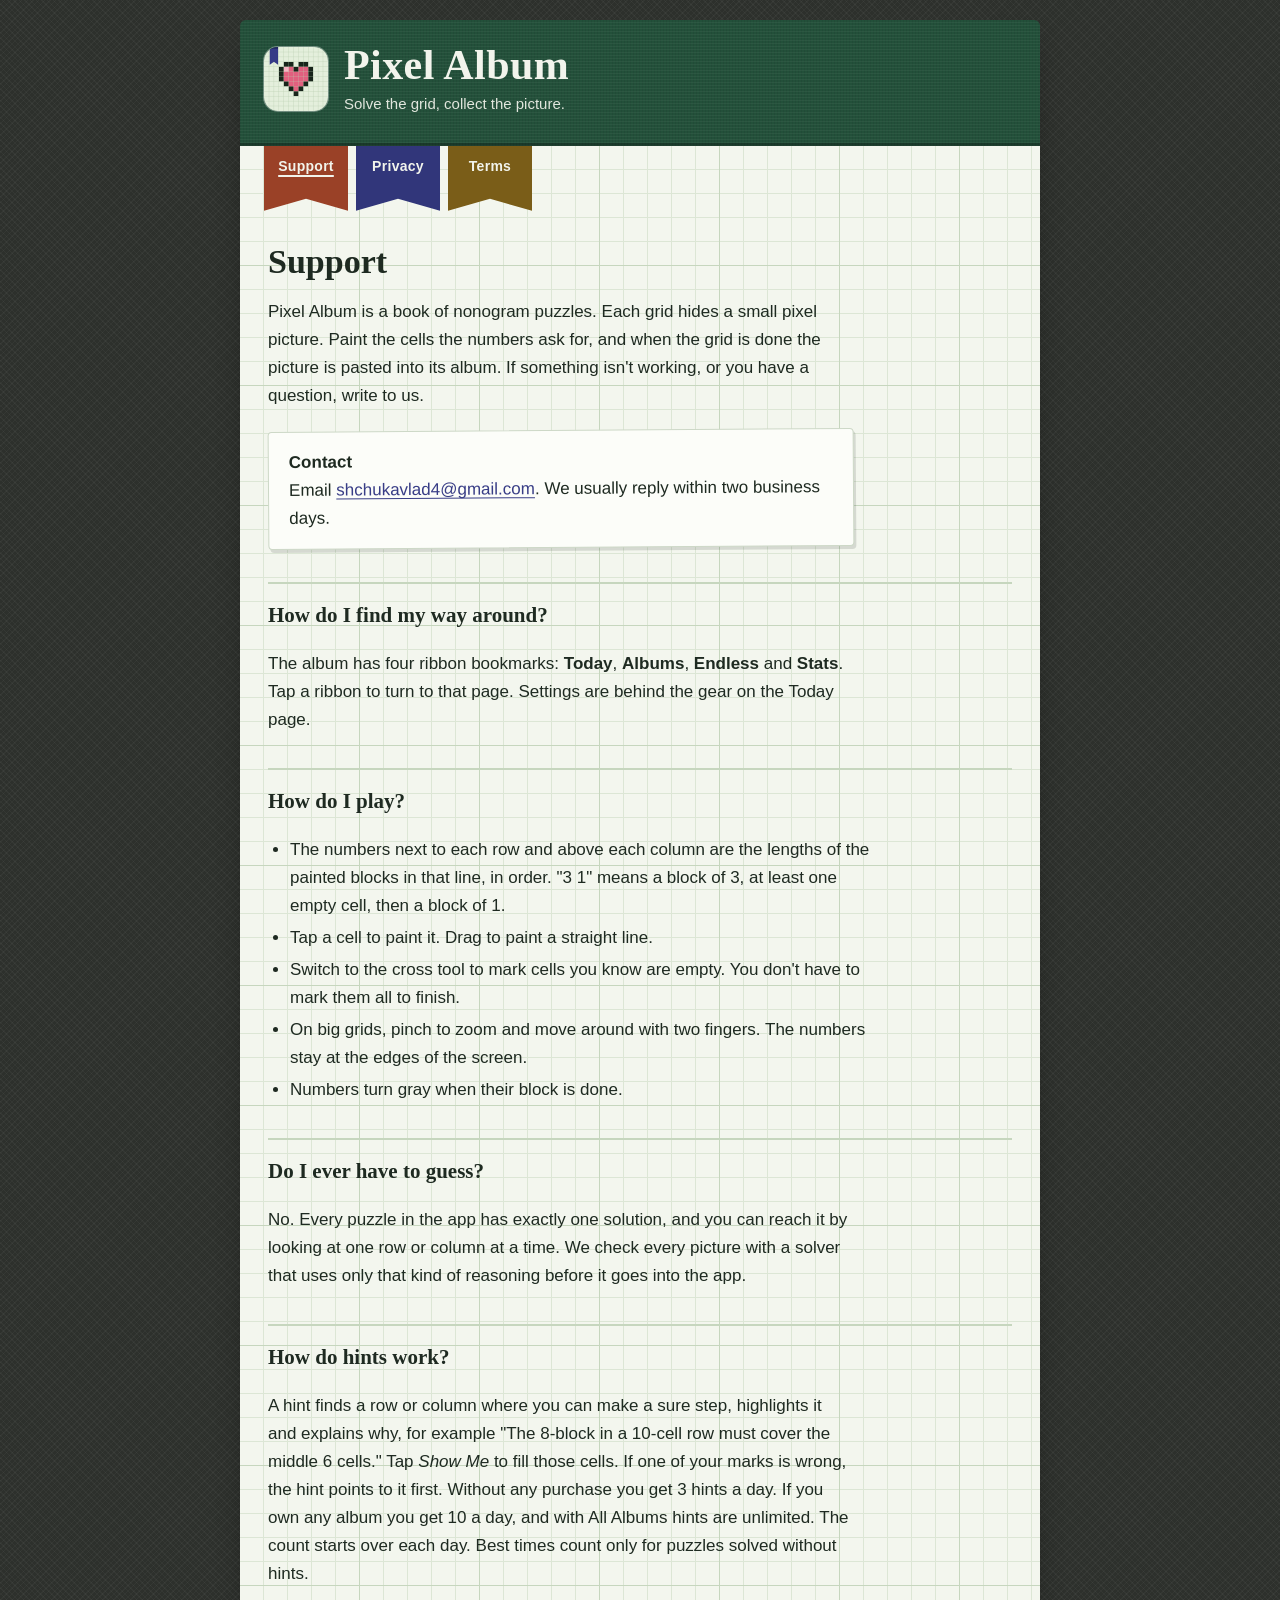
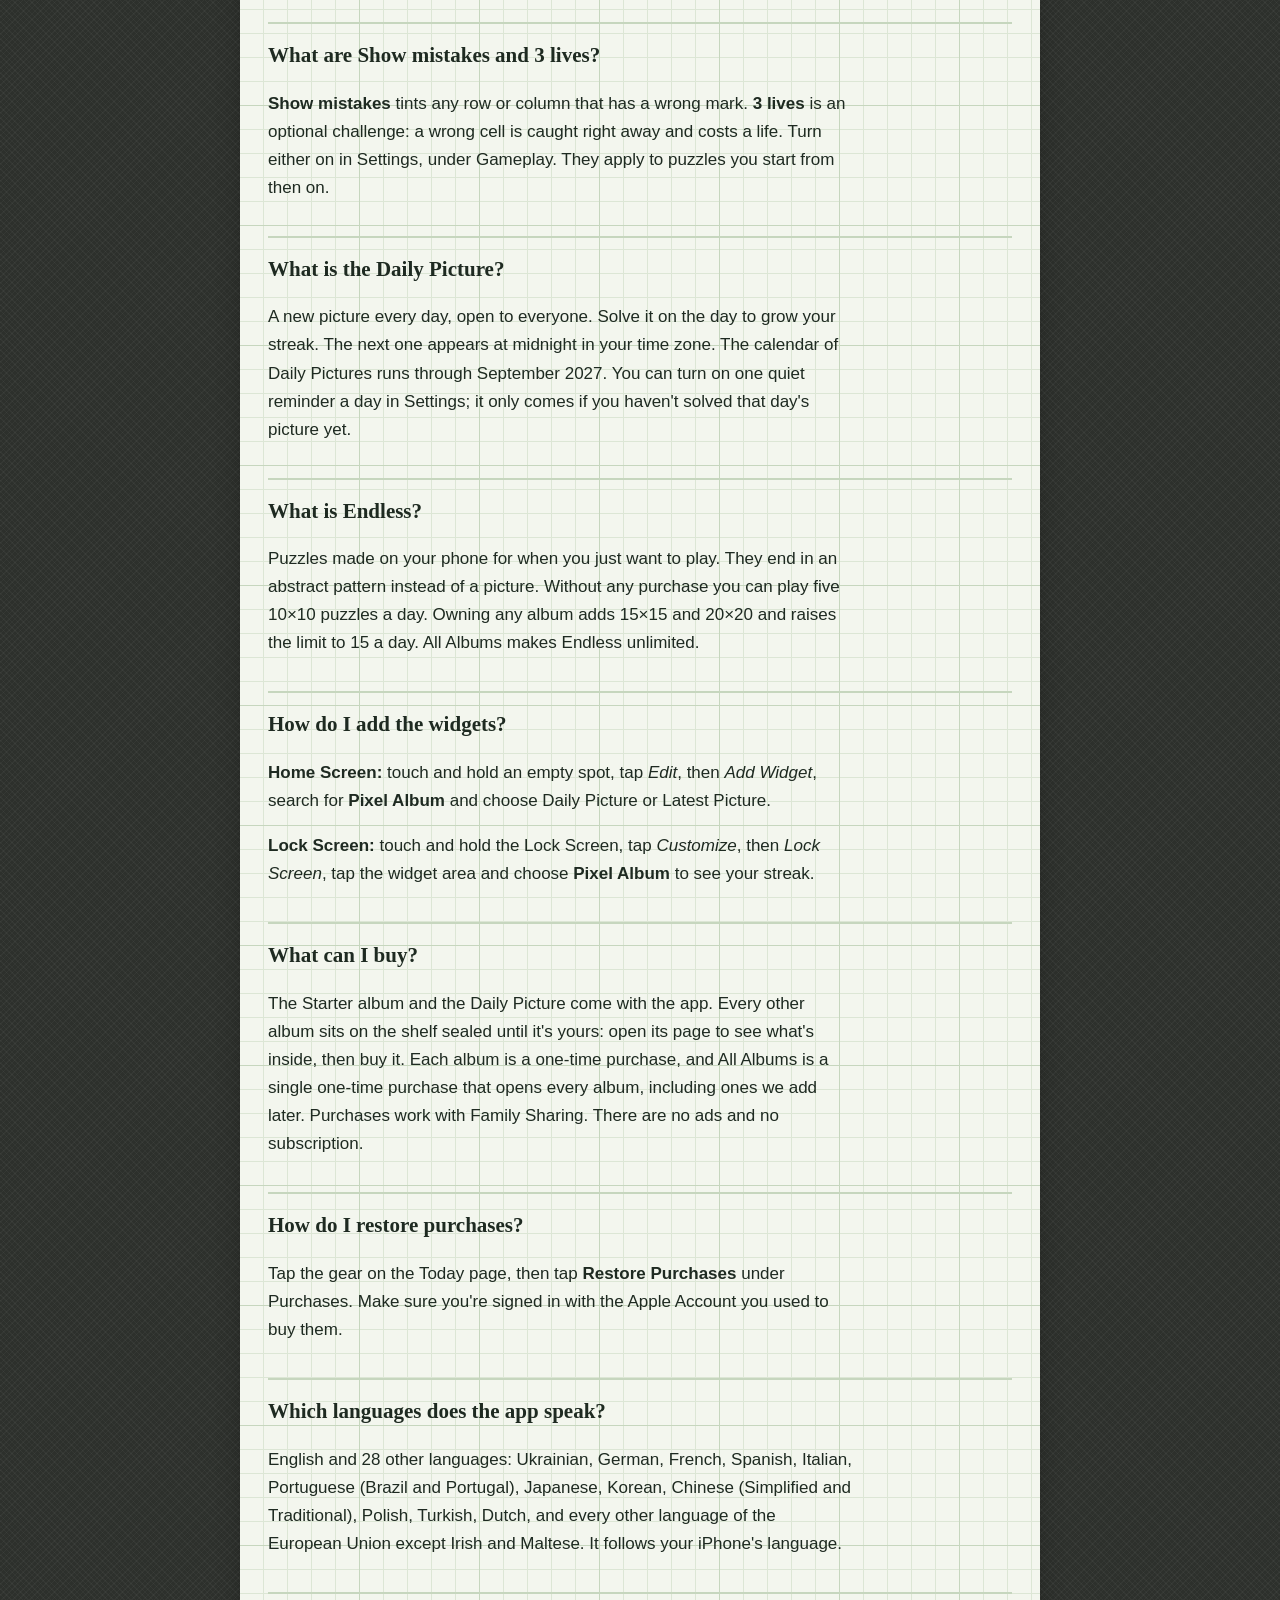
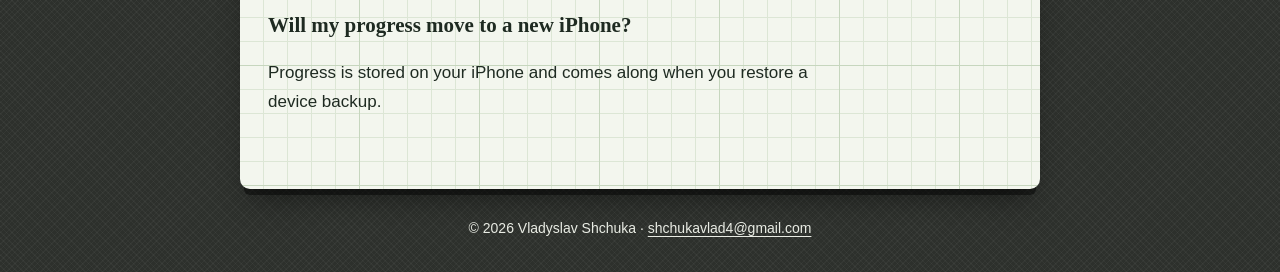
<file: index.html>
<!doctype html>
<html lang="en"><head><meta charset="utf-8"><meta name="viewport" content="width=device-width, initial-scale=1">
<title>Pixel Album · Nonogram puzzles</title><meta name="description" content="Pixel Album: nonogram puzzles for iPhone. Every solved grid turns into a pixel picture for your albums."><link rel="stylesheet" href="style.css"><link rel="icon" href="icon.png"></head>
<body><div class="book"><header class="cloth"><img src="icon.png" alt="Pixel Album app icon" width="64" height="64"><div><h1>Pixel Album</h1><p>Solve the grid, collect the picture.</p></div>
<nav aria-label="Pages"><a class="r0" href="support.html" aria-current="page">Support</a><a class="r1" href="privacy.html">Privacy</a><a class="r2" href="terms.html">Terms</a></nav></header>
<main class="sheet">
<h2>Support</h2>
<p>Pixel Album is a book of nonogram puzzles. Each grid hides a small pixel picture. Paint the cells the numbers ask for, and when the grid is done the picture is pasted into its album. If something isn't working, or you have a question, write to us.</p>
<div class="slip"><strong>Contact</strong><br>Email <a href="mailto:shchukavlad4@gmail.com">shchukavlad4@gmail.com</a>. We usually reply within two business days.</div>

<h3>How do I find my way around?</h3>
<p>The album has four ribbon bookmarks: <strong>Today</strong>, <strong>Albums</strong>, <strong>Endless</strong> and <strong>Stats</strong>. Tap a ribbon to turn to that page. Settings are behind the gear on the Today page.</p>

<h3>How do I play?</h3>
<ul>
<li>The numbers next to each row and above each column are the lengths of the painted blocks in that line, in order. "3 1" means a block of 3, at least one empty cell, then a block of 1.</li>
<li>Tap a cell to paint it. Drag to paint a straight line.</li>
<li>Switch to the cross tool to mark cells you know are empty. You don't have to mark them all to finish.</li>
<li>On big grids, pinch to zoom and move around with two fingers. The numbers stay at the edges of the screen.</li>
<li>Numbers turn gray when their block is done.</li>
</ul>

<h3>Do I ever have to guess?</h3>
<p>No. Every puzzle in the app has exactly one solution, and you can reach it by looking at one row or column at a time. We check every picture with a solver that uses only that kind of reasoning before it goes into the app.</p>

<h3>How do hints work?</h3>
<p>A hint finds a row or column where you can make a sure step, highlights it and explains why, for example "The 8-block in a 10-cell row must cover the middle 6 cells." Tap <em>Show Me</em> to fill those cells. If one of your marks is wrong, the hint points to it first. Without any purchase you get 3 hints a day. If you own any album you get 10 a day, and with All Albums hints are unlimited. The count starts over each day. Best times count only for puzzles solved without hints.</p>

<h3>What are Show mistakes and 3 lives?</h3>
<p><strong>Show mistakes</strong> tints any row or column that has a wrong mark. <strong>3 lives</strong> is an optional challenge: a wrong cell is caught right away and costs a life. Turn either on in Settings, under Gameplay. They apply to puzzles you start from then on.</p>

<h3>What is the Daily Picture?</h3>
<p>A new picture every day, open to everyone. Solve it on the day to grow your streak. The next one appears at midnight in your time zone. The calendar of Daily Pictures runs through September 2027. You can turn on one quiet reminder a day in Settings; it only comes if you haven't solved that day's picture yet.</p>

<h3>What is Endless?</h3>
<p>Puzzles made on your phone for when you just want to play. They end in an abstract pattern instead of a picture. Without any purchase you can play five 10×10 puzzles a day. Owning any album adds 15×15 and 20×20 and raises the limit to 15 a day. All Albums makes Endless unlimited.</p>

<h3>How do I add the widgets?</h3>
<p><strong>Home Screen:</strong> touch and hold an empty spot, tap <em>Edit</em>, then <em>Add Widget</em>, search for <strong>Pixel Album</strong> and choose Daily Picture or Latest Picture.</p>
<p><strong>Lock Screen:</strong> touch and hold the Lock Screen, tap <em>Customize</em>, then <em>Lock Screen</em>, tap the widget area and choose <strong>Pixel Album</strong> to see your streak.</p>

<h3>What can I buy?</h3>
<p>The Starter album and the Daily Picture come with the app. Every other album sits on the shelf sealed until it's yours: open its page to see what's inside, then buy it. Each album is a one-time purchase, and All Albums is a single one-time purchase that opens every album, including ones we add later. Purchases work with Family Sharing. There are no ads and no subscription.</p>

<h3>How do I restore purchases?</h3>
<p>Tap the gear on the Today page, then tap <strong>Restore Purchases</strong> under Purchases. Make sure you're signed in with the Apple Account you used to buy them.</p>

<h3>Which languages does the app speak?</h3>
<p>English and 28 other languages: Ukrainian, German, French, Spanish, Italian, Portuguese (Brazil and Portugal), Japanese, Korean, Chinese (Simplified and Traditional), Polish, Turkish, Dutch, and every other language of the European Union except Irish and Maltese. It follows your iPhone's language.</p>

<h3>Will my progress move to a new iPhone?</h3>
<p>Progress is stored on your iPhone and comes along when you restore a device backup.</p>
</main></div><footer>© 2026 Vladyslav Shchuka · <a href="mailto:shchukavlad4@gmail.com">shchukavlad4@gmail.com</a></footer></body></html>
</file>
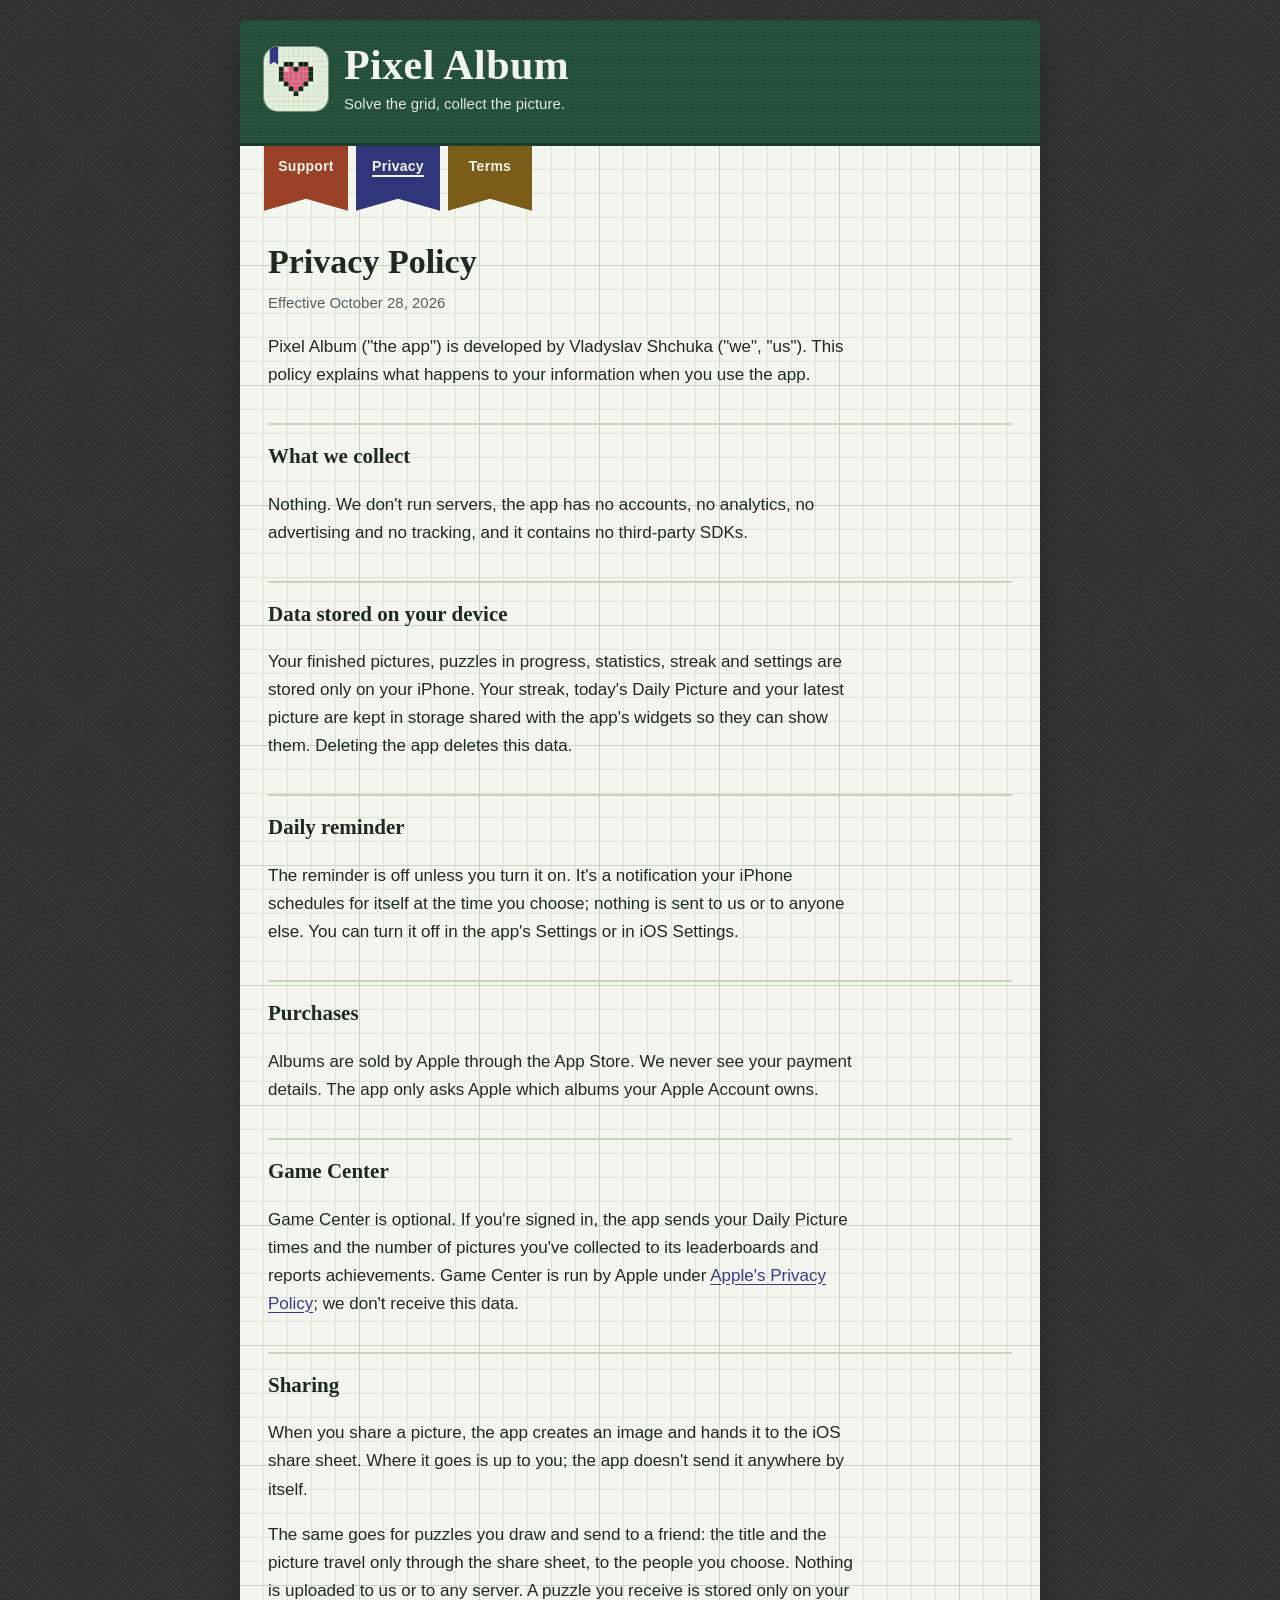
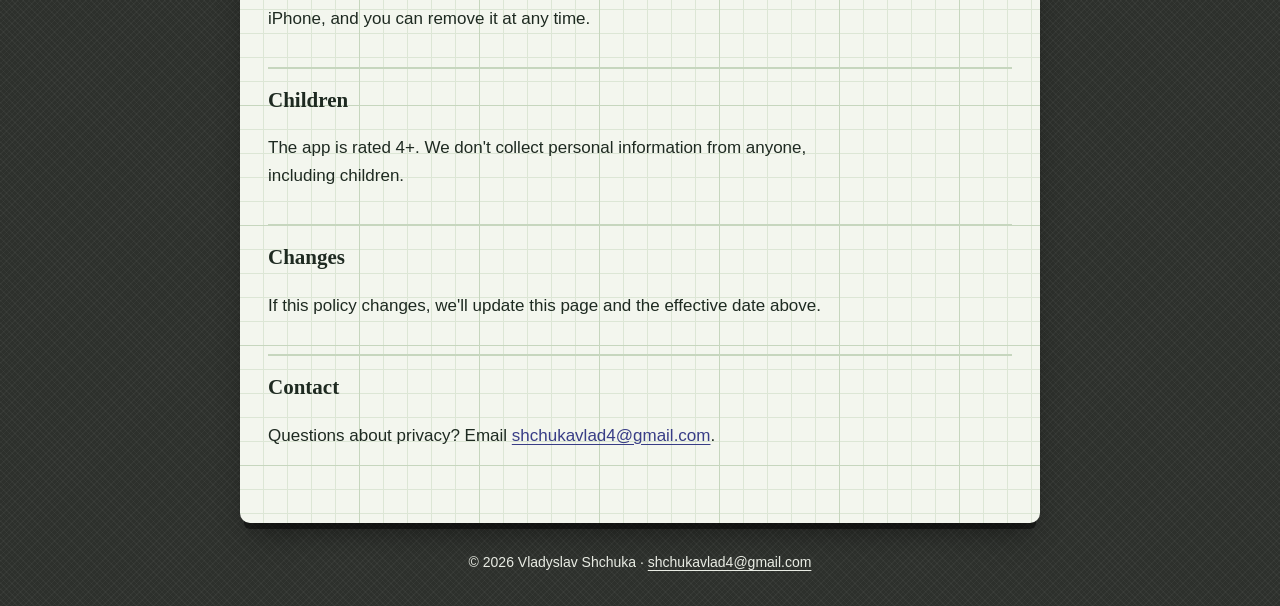
<file: privacy.html>
<!doctype html>
<html lang="en"><head><meta charset="utf-8"><meta name="viewport" content="width=device-width, initial-scale=1">
<title>Privacy Policy · Pixel Album</title><meta name="description" content="Pixel Album: nonogram puzzles for iPhone. Every solved grid turns into a pixel picture for your albums."><link rel="stylesheet" href="style.css"><link rel="icon" href="icon.png"></head>
<body><div class="book"><header class="cloth"><img src="icon.png" alt="Pixel Album app icon" width="64" height="64"><div><h1>Pixel Album</h1><p>Solve the grid, collect the picture.</p></div>
<nav aria-label="Pages"><a class="r0" href="support.html">Support</a><a class="r1" href="privacy.html" aria-current="page">Privacy</a><a class="r2" href="terms.html">Terms</a></nav></header>
<main class="sheet">
<h2>Privacy Policy</h2>
<p class="muted">Effective October 28, 2026</p>
<p>Pixel Album ("the app") is developed by Vladyslav Shchuka ("we", "us"). This policy explains what happens to your information when you use the app.</p>

<h3>What we collect</h3>
<p>Nothing. We don't run servers, the app has no accounts, no analytics, no advertising and no tracking, and it contains no third-party SDKs.</p>

<h3>Data stored on your device</h3>
<p>Your finished pictures, puzzles in progress, statistics, streak and settings are stored only on your iPhone. Your streak, today's Daily Picture and your latest picture are kept in storage shared with the app's widgets so they can show them. Deleting the app deletes this data.</p>

<h3>Daily reminder</h3>
<p>The reminder is off unless you turn it on. It's a notification your iPhone schedules for itself at the time you choose; nothing is sent to us or to anyone else. You can turn it off in the app's Settings or in iOS Settings.</p>

<h3>Purchases</h3>
<p>Albums are sold by Apple through the App Store. We never see your payment details. The app only asks Apple which albums your Apple Account owns.</p>

<h3>Game Center</h3>
<p>Game Center is optional. If you're signed in, the app sends your Daily Picture times and the number of pictures you've collected to its leaderboards and reports achievements. Game Center is run by Apple under <a href="https://www.apple.com/legal/privacy/">Apple's Privacy Policy</a>; we don't receive this data.</p>

<h3>Sharing</h3>
<p>When you share a picture, the app creates an image and hands it to the iOS share sheet. Where it goes is up to you; the app doesn't send it anywhere by itself.</p>
<p>The same goes for puzzles you draw and send to a friend: the title and the picture travel only through the share sheet, to the people you choose. Nothing is uploaded to us or to any server. A puzzle you receive is stored only on your iPhone, and you can remove it at any time.</p>

<h3>Children</h3>
<p>The app is rated 4+. We don't collect personal information from anyone, including children.</p>

<h3>Changes</h3>
<p>If this policy changes, we'll update this page and the effective date above.</p>

<h3>Contact</h3>
<p>Questions about privacy? Email <a href="mailto:shchukavlad4@gmail.com">shchukavlad4@gmail.com</a>.</p>
</main></div><footer>© 2026 Vladyslav Shchuka · <a href="mailto:shchukavlad4@gmail.com">shchukavlad4@gmail.com</a></footer></body></html>
</file>
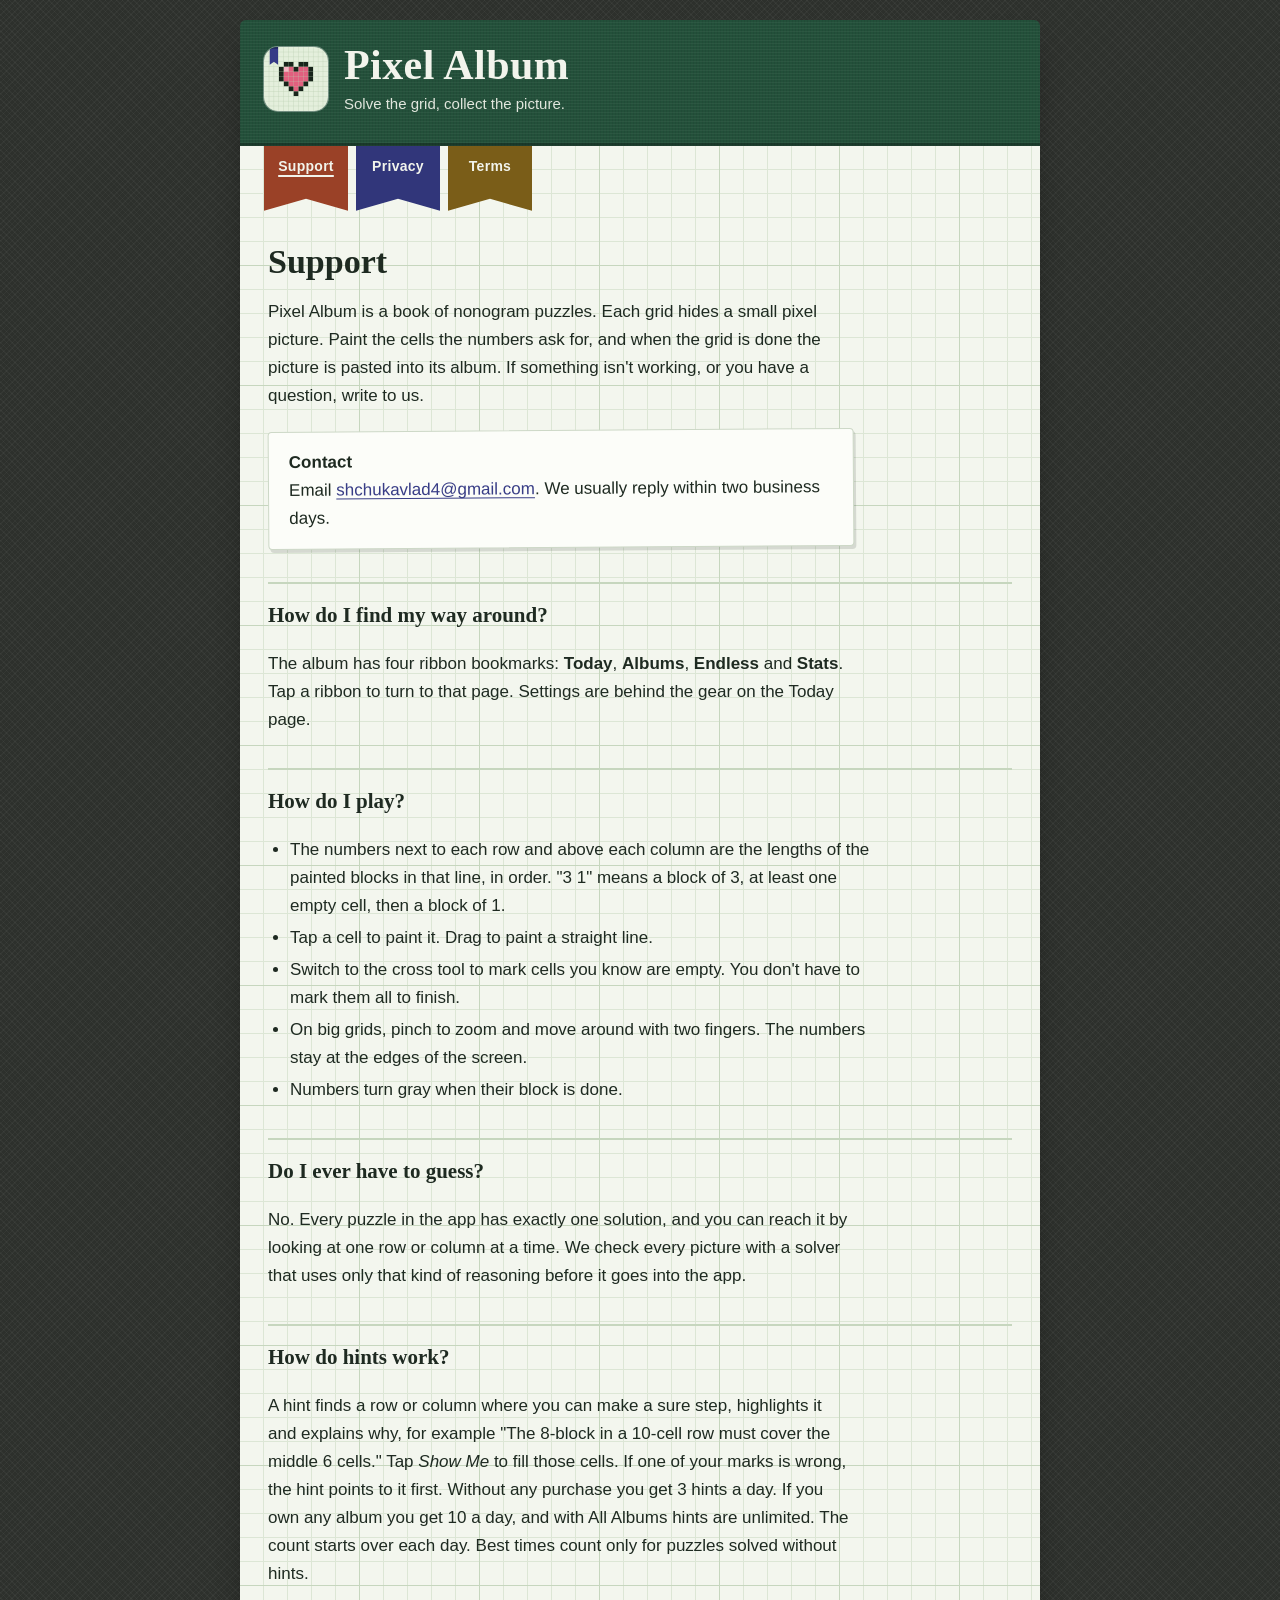
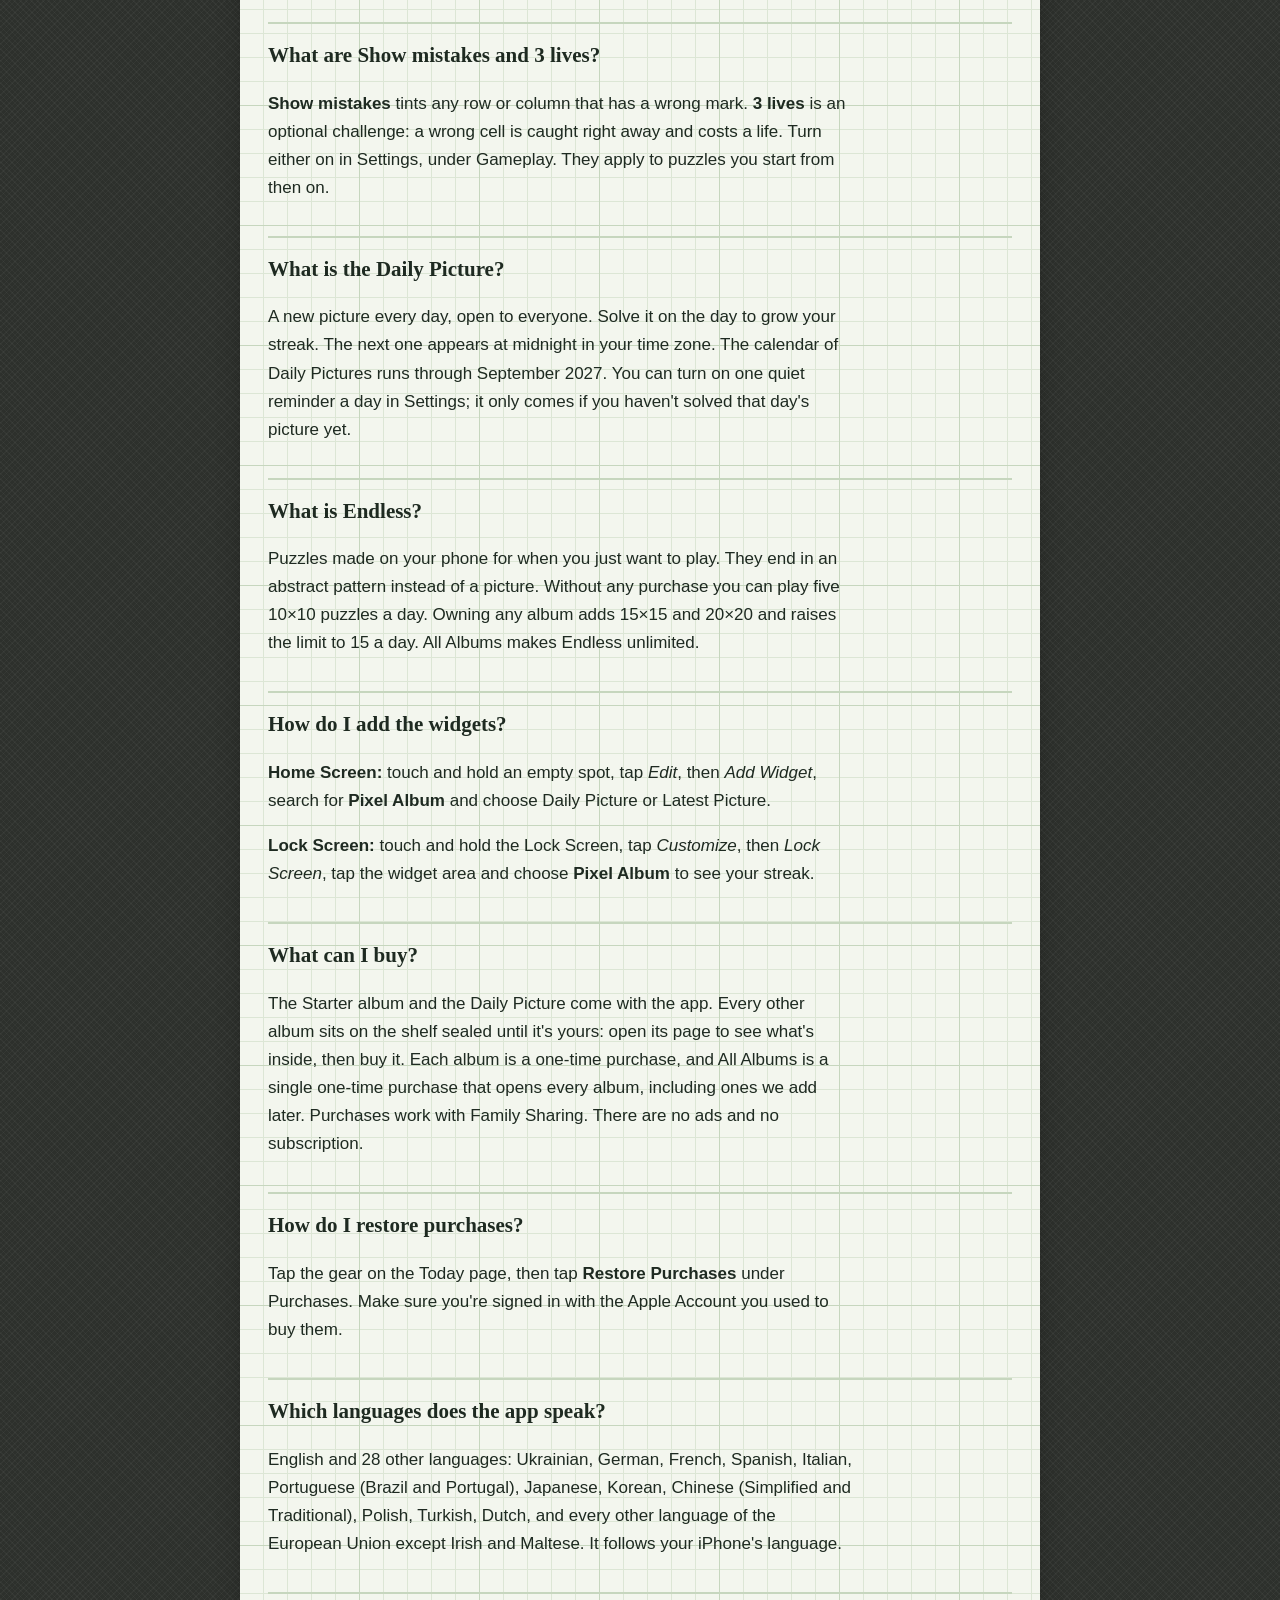
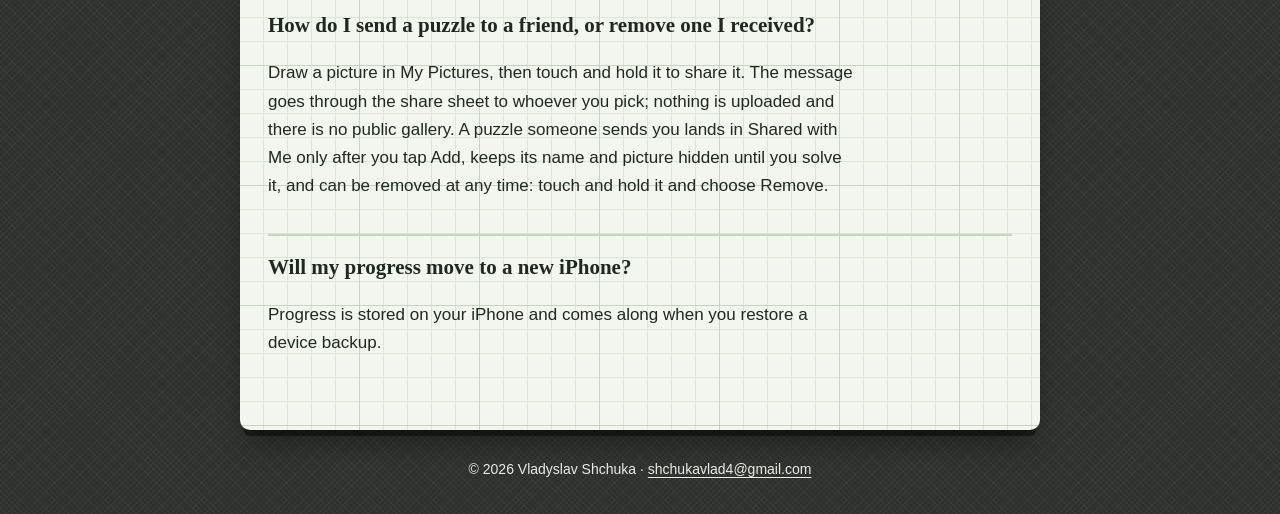
<file: support.html>
<!doctype html>
<html lang="en"><head><meta charset="utf-8"><meta name="viewport" content="width=device-width, initial-scale=1">
<title>Support · Pixel Album</title><meta name="description" content="Pixel Album: nonogram puzzles for iPhone. Every solved grid turns into a pixel picture for your albums."><link rel="stylesheet" href="style.css"><link rel="icon" href="icon.png"></head>
<body><div class="book"><header class="cloth"><img src="icon.png" alt="Pixel Album app icon" width="64" height="64"><div><h1>Pixel Album</h1><p>Solve the grid, collect the picture.</p></div>
<nav aria-label="Pages"><a class="r0" href="support.html" aria-current="page">Support</a><a class="r1" href="privacy.html">Privacy</a><a class="r2" href="terms.html">Terms</a></nav></header>
<main class="sheet">
<h2>Support</h2>
<p>Pixel Album is a book of nonogram puzzles. Each grid hides a small pixel picture. Paint the cells the numbers ask for, and when the grid is done the picture is pasted into its album. If something isn't working, or you have a question, write to us.</p>
<div class="slip"><strong>Contact</strong><br>Email <a href="mailto:shchukavlad4@gmail.com">shchukavlad4@gmail.com</a>. We usually reply within two business days.</div>

<h3>How do I find my way around?</h3>
<p>The album has four ribbon bookmarks: <strong>Today</strong>, <strong>Albums</strong>, <strong>Endless</strong> and <strong>Stats</strong>. Tap a ribbon to turn to that page. Settings are behind the gear on the Today page.</p>

<h3>How do I play?</h3>
<ul>
<li>The numbers next to each row and above each column are the lengths of the painted blocks in that line, in order. "3 1" means a block of 3, at least one empty cell, then a block of 1.</li>
<li>Tap a cell to paint it. Drag to paint a straight line.</li>
<li>Switch to the cross tool to mark cells you know are empty. You don't have to mark them all to finish.</li>
<li>On big grids, pinch to zoom and move around with two fingers. The numbers stay at the edges of the screen.</li>
<li>Numbers turn gray when their block is done.</li>
</ul>

<h3>Do I ever have to guess?</h3>
<p>No. Every puzzle in the app has exactly one solution, and you can reach it by looking at one row or column at a time. We check every picture with a solver that uses only that kind of reasoning before it goes into the app.</p>

<h3>How do hints work?</h3>
<p>A hint finds a row or column where you can make a sure step, highlights it and explains why, for example "The 8-block in a 10-cell row must cover the middle 6 cells." Tap <em>Show Me</em> to fill those cells. If one of your marks is wrong, the hint points to it first. Without any purchase you get 3 hints a day. If you own any album you get 10 a day, and with All Albums hints are unlimited. The count starts over each day. Best times count only for puzzles solved without hints.</p>

<h3>What are Show mistakes and 3 lives?</h3>
<p><strong>Show mistakes</strong> tints any row or column that has a wrong mark. <strong>3 lives</strong> is an optional challenge: a wrong cell is caught right away and costs a life. Turn either on in Settings, under Gameplay. They apply to puzzles you start from then on.</p>

<h3>What is the Daily Picture?</h3>
<p>A new picture every day, open to everyone. Solve it on the day to grow your streak. The next one appears at midnight in your time zone. The calendar of Daily Pictures runs through September 2027. You can turn on one quiet reminder a day in Settings; it only comes if you haven't solved that day's picture yet.</p>

<h3>What is Endless?</h3>
<p>Puzzles made on your phone for when you just want to play. They end in an abstract pattern instead of a picture. Without any purchase you can play five 10×10 puzzles a day. Owning any album adds 15×15 and 20×20 and raises the limit to 15 a day. All Albums makes Endless unlimited.</p>

<h3>How do I add the widgets?</h3>
<p><strong>Home Screen:</strong> touch and hold an empty spot, tap <em>Edit</em>, then <em>Add Widget</em>, search for <strong>Pixel Album</strong> and choose Daily Picture or Latest Picture.</p>
<p><strong>Lock Screen:</strong> touch and hold the Lock Screen, tap <em>Customize</em>, then <em>Lock Screen</em>, tap the widget area and choose <strong>Pixel Album</strong> to see your streak.</p>

<h3>What can I buy?</h3>
<p>The Starter album and the Daily Picture come with the app. Every other album sits on the shelf sealed until it's yours: open its page to see what's inside, then buy it. Each album is a one-time purchase, and All Albums is a single one-time purchase that opens every album, including ones we add later. Purchases work with Family Sharing. There are no ads and no subscription.</p>

<h3>How do I restore purchases?</h3>
<p>Tap the gear on the Today page, then tap <strong>Restore Purchases</strong> under Purchases. Make sure you're signed in with the Apple Account you used to buy them.</p>

<h3>Which languages does the app speak?</h3>
<p>English and 28 other languages: Ukrainian, German, French, Spanish, Italian, Portuguese (Brazil and Portugal), Japanese, Korean, Chinese (Simplified and Traditional), Polish, Turkish, Dutch, and every other language of the European Union except Irish and Maltese. It follows your iPhone's language.</p>

<h3>How do I send a puzzle to a friend, or remove one I received?</h3>
<p>Draw a picture in My Pictures, then touch and hold it to share it. The message goes through the share sheet to whoever you pick; nothing is uploaded and there is no public gallery. A puzzle someone sends you lands in Shared with Me only after you tap Add, keeps its name and picture hidden until you solve it, and can be removed at any time: touch and hold it and choose Remove.</p>

<h3>Will my progress move to a new iPhone?</h3>
<p>Progress is stored on your iPhone and comes along when you restore a device backup.</p>
</main></div><footer>© 2026 Vladyslav Shchuka · <a href="mailto:shchukavlad4@gmail.com">shchukavlad4@gmail.com</a></footer></body></html>
</file>
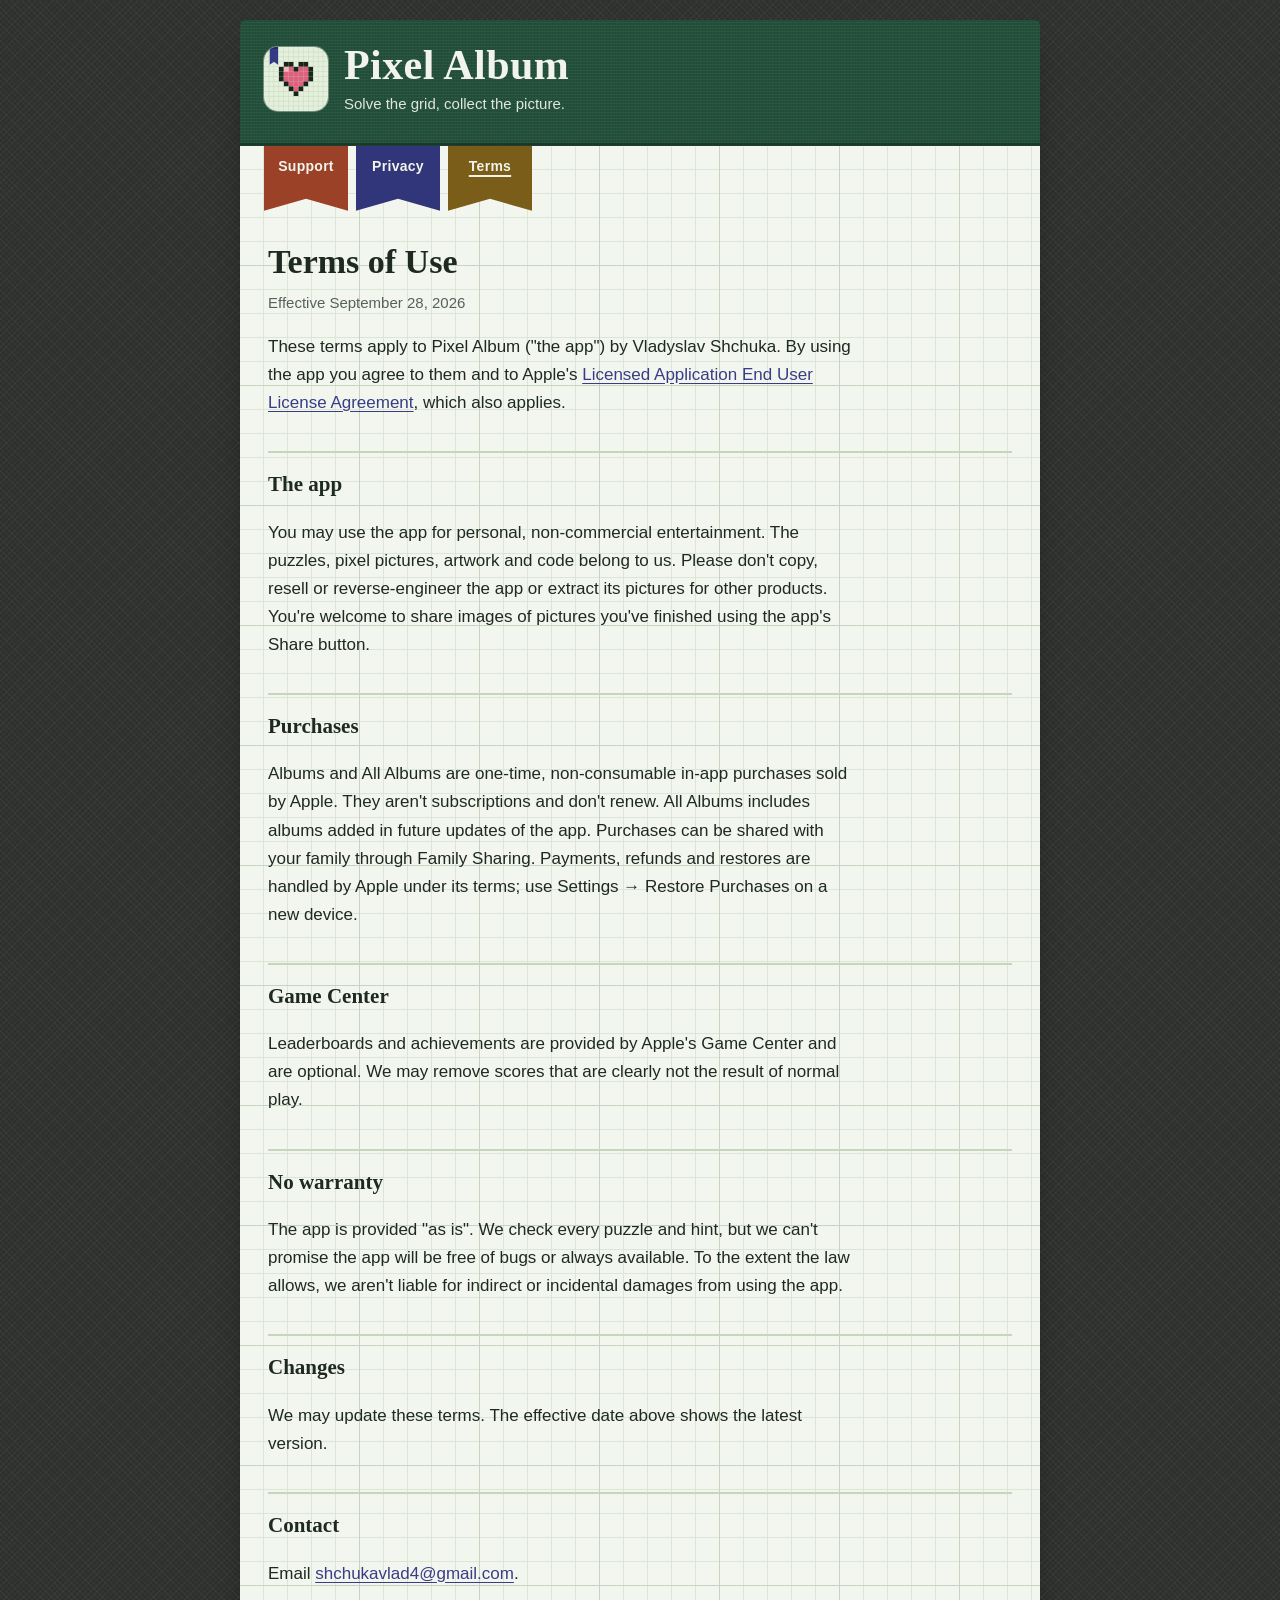
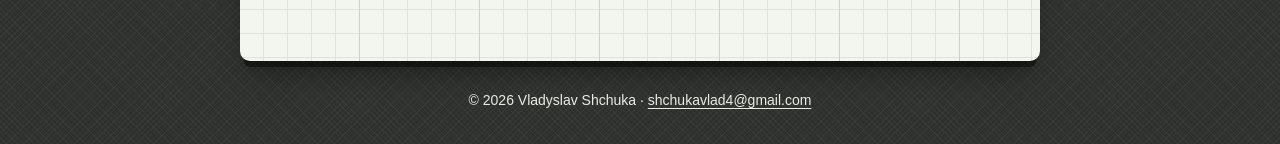
<file: terms.html>
<!doctype html>
<html lang="en"><head><meta charset="utf-8"><meta name="viewport" content="width=device-width, initial-scale=1">
<title>Terms of Use · Pixel Album</title><meta name="description" content="Pixel Album: nonogram puzzles for iPhone. Every solved grid turns into a pixel picture for your albums."><link rel="stylesheet" href="style.css"><link rel="icon" href="icon.png"></head>
<body><div class="book"><header class="cloth"><img src="icon.png" alt="Pixel Album app icon" width="64" height="64"><div><h1>Pixel Album</h1><p>Solve the grid, collect the picture.</p></div>
<nav aria-label="Pages"><a class="r0" href="support.html">Support</a><a class="r1" href="privacy.html">Privacy</a><a class="r2" href="terms.html" aria-current="page">Terms</a></nav></header>
<main class="sheet">
<h2>Terms of Use</h2>
<p class="muted">Effective September 28, 2026</p>
<p>These terms apply to Pixel Album ("the app") by Vladyslav Shchuka. By using the app you agree to them and to Apple's <a href="https://www.apple.com/legal/internet-services/itunes/dev/stdeula/">Licensed Application End User License Agreement</a>, which also applies.</p>

<h3>The app</h3>
<p>You may use the app for personal, non-commercial entertainment. The puzzles, pixel pictures, artwork and code belong to us. Please don't copy, resell or reverse-engineer the app or extract its pictures for other products. You're welcome to share images of pictures you've finished using the app's Share button.</p>

<h3>Purchases</h3>
<p>Albums and All Albums are one-time, non-consumable in-app purchases sold by Apple. They aren't subscriptions and don't renew. All Albums includes albums added in future updates of the app. Purchases can be shared with your family through Family Sharing. Payments, refunds and restores are handled by Apple under its terms; use Settings → Restore Purchases on a new device.</p>

<h3>Game Center</h3>
<p>Leaderboards and achievements are provided by Apple's Game Center and are optional. We may remove scores that are clearly not the result of normal play.</p>

<h3>No warranty</h3>
<p>The app is provided "as is". We check every puzzle and hint, but we can't promise the app will be free of bugs or always available. To the extent the law allows, we aren't liable for indirect or incidental damages from using the app.</p>

<h3>Changes</h3>
<p>We may update these terms. The effective date above shows the latest version.</p>

<h3>Contact</h3>
<p>Email <a href="mailto:shchukavlad4@gmail.com">shchukavlad4@gmail.com</a>.</p>
</main></div><footer>© 2026 Vladyslav Shchuka · <a href="mailto:shchukavlad4@gmail.com">shchukavlad4@gmail.com</a></footer></body></html>
</file>
<file: style.css>
/* Pixel Album 1.2 "Album book": a sheet of graph paper on a dark linen desk, a strip of bottle-green bookcloth
   across the top, ribbon bookmarks as navigation. Colors mirror Shared/Inkwell/Inks.swift. */
:root {
  --desk: #2D302C; --desk-weave: rgba(255,255,255,.035); --on-desk: #E9ECE4;
  --paper: #F3F6EE; --card: #FCFDF9; --card-border: #CDD8C7; --ruling: #DCE6D5; --ruling-major: #C6D6BE;
  --ink: #1E2A21; --ink2: #55625A; --accent: #383D86; --cloth: #23503A; --on-cloth: #F2F4EC;
  --rust: #9A4127; --indigo: #31367A; --ochre: #7A5D18; --shadow: rgba(0,0,0,.45); --slip-shadow: rgba(30,42,33,.14);
  --serif: "Iowan Old Style", "Palatino Linotype", Palatino, Georgia, serif;
  --sans: -apple-system, BlinkMacSystemFont, "SF Pro Text", "Helvetica Neue", Arial, sans-serif;
  color-scheme: light dark;
}
@media (prefers-color-scheme: dark) {
  :root {
    --desk: #101210; --desk-weave: rgba(255,255,255,.025); --on-desk: #D5DAD2;
    --paper: #1A1E1B; --card: #242A25; --card-border: #3A443C; --ruling: #262D28; --ruling-major: #303A32;
    --ink: #E8EEE5; --ink2: #A3AFA6; --accent: #A8AEF2; --cloth: #2C5E45;
    --rust: #A9503A; --indigo: #3A4089; --ochre: #7C6220; --shadow: rgba(0,0,0,.7); --slip-shadow: rgba(0,0,0,.45);
  }
}
* { box-sizing: border-box; }
html { background: var(--desk); }
body { margin: 0; color: var(--ink); font: 17px/1.65 var(--sans); padding: 20px 16px 0;
  background-color: var(--desk);
  background-image: repeating-linear-gradient(45deg, var(--desk-weave) 0 1px, transparent 1px 4px),
                    repeating-linear-gradient(-45deg, var(--desk-weave) 0 1px, transparent 1px 4px); }
.book { max-width: 800px; margin: 0 auto; box-shadow: 0 10px 0 -4px var(--shadow), 0 18px 28px -10px var(--shadow); border-radius: 6px 6px 10px 10px; }
.cloth { position: relative; display: flex; align-items: center; gap: 16px; padding: 22px 24px 26px;
  background-color: var(--cloth); color: var(--on-cloth); border-radius: 6px 6px 0 0;
  background-image: repeating-linear-gradient(0deg, rgba(255,255,255,.045) 0 1px, transparent 1px 3px),
                    repeating-linear-gradient(90deg, rgba(0,0,0,.06) 0 1px, transparent 1px 3px);
  border-bottom: 3px solid rgba(0,0,0,.28); }
.cloth img { width: 64px; height: 64px; border-radius: 14px; flex: none; box-shadow: 0 0 0 1px rgba(255,255,255,.35); }
.cloth h1 { margin: 0; font: 700 clamp(30px, 8vw, 42px)/1.1 var(--serif); letter-spacing: .01em; }
.cloth p { margin: 4px 0 0; font-size: 15px; opacity: .92; }
nav { position: absolute; z-index: 2; left: 24px; top: 100%; display: flex; gap: 8px; margin-top: 3px; }
nav a { display: block; width: 84px; padding: 12px 4px 26px; text-align: center; text-decoration: none;
  font: 600 14px/1.2 var(--sans); letter-spacing: .02em; color: var(--on-cloth);
  clip-path: polygon(0 0, 100% 0, 100% 100%, 50% calc(100% - 12px), 0 100%);
  transition: padding-bottom .12s; }
nav a.r0 { background: var(--rust); } nav a.r1 { background: var(--indigo); } nav a.r2 { background: var(--ochre); }
nav a:hover, nav a:focus-visible, nav a[aria-current="page"] { padding-bottom: 36px; }
nav a:focus-visible { outline: 3px solid var(--on-cloth); outline-offset: -5px; }
nav a[aria-current="page"] { text-decoration: underline; text-underline-offset: 4px; text-decoration-thickness: 2px; }
.sheet { position: relative; background-color: var(--paper); padding: 96px 28px 56px; border-radius: 0 0 10px 10px;
  background-image:
    linear-gradient(var(--ruling-major) 1px, transparent 1px), linear-gradient(90deg, var(--ruling-major) 1px, transparent 1px),
    linear-gradient(var(--ruling) 1px, transparent 1px), linear-gradient(90deg, var(--ruling) 1px, transparent 1px);
  background-size: 120px 120px, 120px 120px, 24px 24px, 24px 24px; background-position: -1px -1px; }
h2, h3 { font-family: var(--serif); color: var(--ink); }
h2 { font-size: 34px; font-weight: 700; line-height: 1.15; margin: 0 0 10px; }
h3 { font-size: 21px; font-weight: 700; margin: 34px 0 4px; padding-top: 14px; border-top: 2px solid var(--ruling-major); }
p, li { max-width: 62ch; }
a { color: var(--accent); text-underline-offset: 3px; }
a:focus-visible { outline: 3px solid var(--accent); outline-offset: 2px; }
ul { padding-left: 22px; }
li { margin: 4px 0; }
.slip { background: var(--card); border: 1px solid var(--card-border); border-radius: 4px; padding: 16px 20px; margin: 20px 0;
  box-shadow: 2px 3px 0 var(--slip-shadow); transform: rotate(-.4deg); max-width: 62ch; }
.muted { color: var(--ink2); font-size: 15px; margin-top: 0; }
footer { max-width: 800px; margin: 0 auto; text-align: center; color: var(--on-desk); font-size: 14px; padding: 28px 0 32px; }
footer a { color: var(--on-desk); }
@media (max-width: 520px) {
  body { padding: 10px 8px 0; font-size: 16px; }
  .cloth { padding: 16px 16px 20px; gap: 12px; }
  .cloth img { width: 52px; height: 52px; border-radius: 12px; }
  nav { left: 12px; gap: 6px; }
  nav a { width: 76px; font-size: 13px; }
  .sheet { padding: 88px 16px 40px; }
  h2 { font-size: 28px; }
}
@media (prefers-reduced-motion: reduce) { nav a { transition: none; } }
</file>
